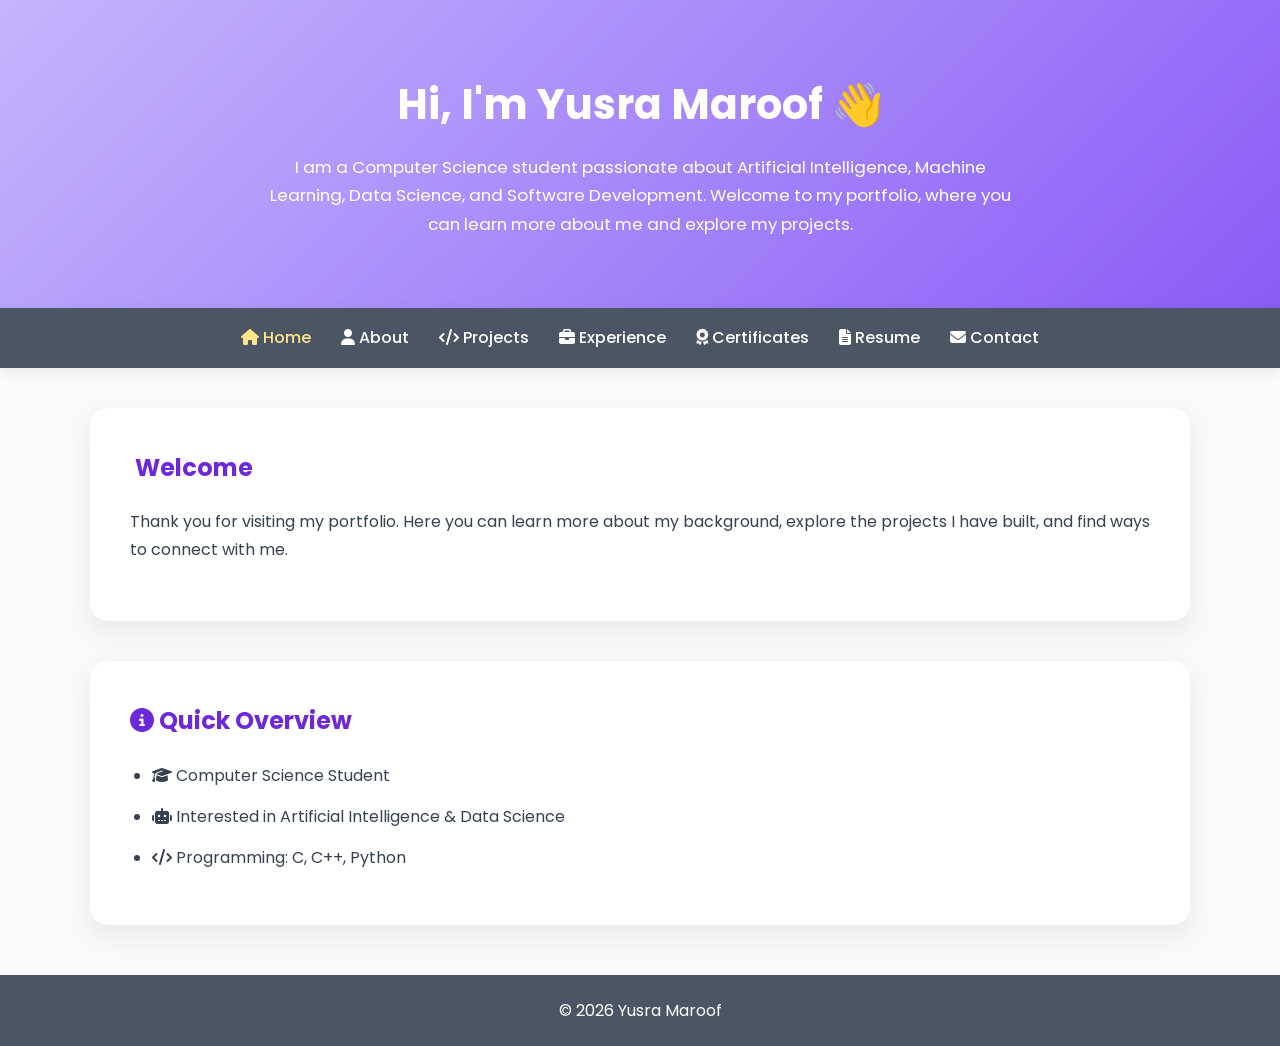
<file: index.html>
<!DOCTYPE html>
<html lang="en">

<head>

    <meta charset="UTF-8">
    <meta name="viewport" content="width=device-width, initial-scale=1.0">

    <title>Yusra Maroof | Portfolio</title>

    <!-- Google Font -->
    <link rel="preconnect" href="https://fonts.googleapis.com">
    <link rel="preconnect" href="https://fonts.gstatic.com" crossorigin>

    <link href="https://fonts.googleapis.com/css2?family=Poppins:wght@300;400;500;600;700&display=swap" rel="stylesheet">

    <!-- Font Awesome -->
    <link rel="stylesheet"
        href="https://cdnjs.cloudflare.com/ajax/libs/font-awesome/6.7.2/css/all.min.css">

    <!-- CSS -->
    <link rel="stylesheet" href="style.css">

</head>

<body>

    <!-- ================= HEADER ================= -->

    <header>

        <h1>Hi, I'm Yusra Maroof 👋</h1>

        <p>
            I am a Computer Science student passionate about Artificial Intelligence,
            Machine Learning, Data Science, and Software Development.
            Welcome to my portfolio, where you can learn more about me and explore my projects.
        </p>

    </header>

    <!-- ================= NAVIGATION ================= -->

    <nav>

        <div class="menu-toggle" id="menu-toggle">
            <i class="fa-solid fa-bars"></i>
        </div>

        <div class="nav-links" id="nav-links">

            <a href="index.html">
                <i class="fa-solid fa-house"></i>
                Home
            </a>

            <a href="about.html">
                <i class="fa-solid fa-user"></i>
                About
            </a>

            <a href="projects.html">
                <i class="fa-solid fa-code"></i>
                Projects
            </a>

            <a href="experience.html">
                <i class="fa-solid fa-briefcase"></i>
                Experience
            </a>

            <a href="certificates.html">
                <i class="fa-solid fa-award"></i>
                Certificates
            </a>

            <a href="resume.html">
                <i class="fa-solid fa-file-lines"></i>
                Resume
            </a>

            <a href="contact.html">
                <i class="fa-solid fa-envelope"></i>
                Contact
            </a>

        </div>

    </nav>

    <!-- ================= WELCOME ================= -->

    <section>

        <h2>
            <i class="fa-solid fa-hand-wave"></i>
            Welcome
        </h2>

        <p>
            Thank you for visiting my portfolio. Here you can learn more about my
            background, explore the projects I have built, and find ways to connect
            with me.
        </p>

    </section>

    <!-- ================= QUICK OVERVIEW ================= -->

    <section>

        <h2>
            <i class="fa-solid fa-circle-info"></i>
            Quick Overview
        </h2>

        <ul>

            <li>
                <i class="fa-solid fa-graduation-cap"></i>
                Computer Science Student
            </li>

            <li>
                <i class="fa-solid fa-robot"></i>
                Interested in Artificial Intelligence & Data Science
            </li>

            <li>
                <i class="fa-solid fa-code"></i>
                Programming: C, C++, Python
            </li>

        </ul>

    </section>

    <!-- ================= FOOTER ================= -->

    <footer>

        <p>© 2026 Yusra Maroof</p>

    </footer>

    <!-- JavaScript -->

    <script src="script.js"></script>

</body>

</html>
</file>
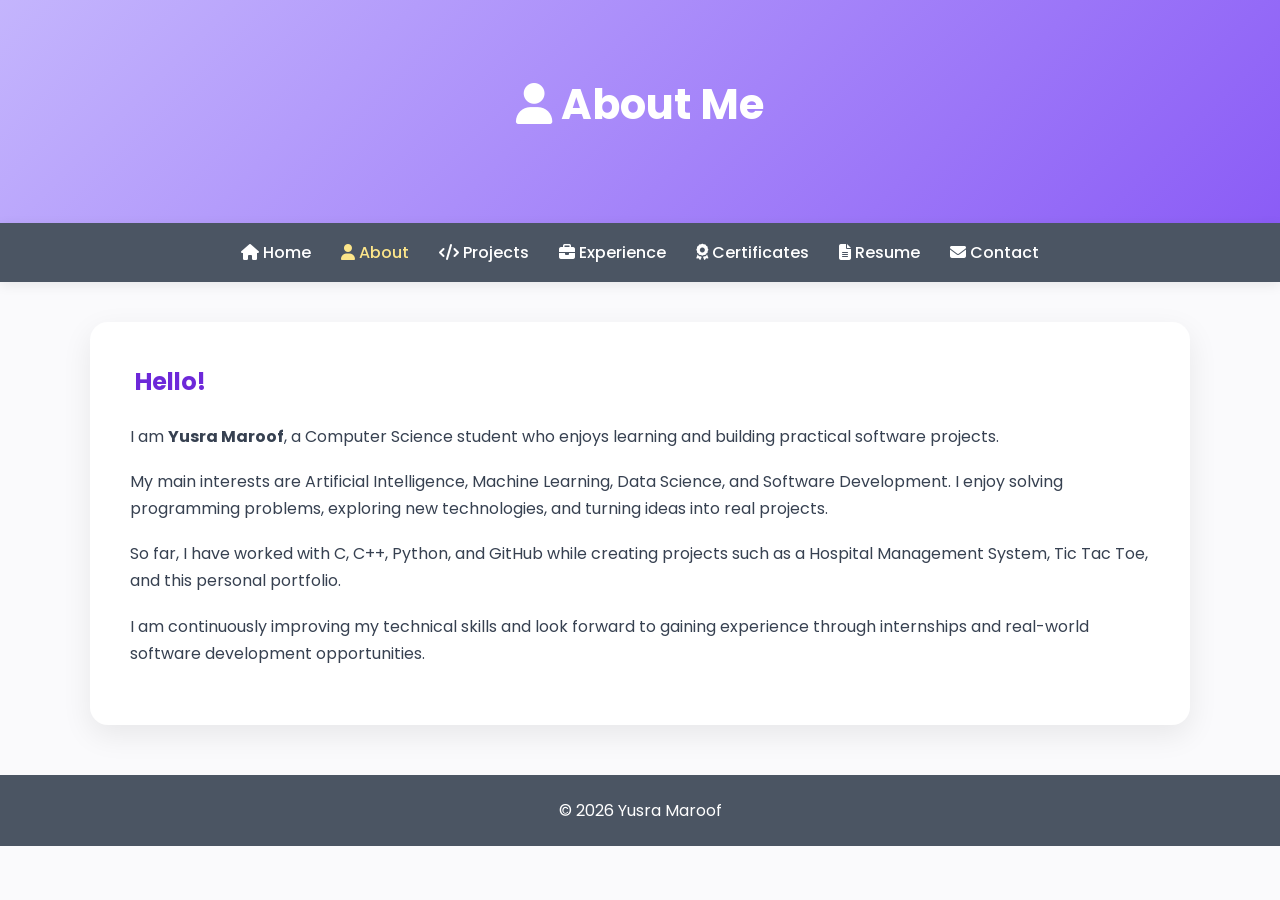
<file: about.html>
<!DOCTYPE html>
<html lang="en">

<head>

    <meta charset="UTF-8">
    <meta name="viewport" content="width=device-width, initial-scale=1.0">

    <title>About | Yusra Maroof</title>

    <!-- Google Font -->
    <link rel="preconnect" href="https://fonts.googleapis.com">
    <link rel="preconnect" href="https://fonts.gstatic.com" crossorigin>

    <link href="https://fonts.googleapis.com/css2?family=Poppins:wght@300;400;500;600;700&display=swap" rel="stylesheet">

    <!-- Font Awesome -->
    <link rel="stylesheet"
        href="https://cdnjs.cloudflare.com/ajax/libs/font-awesome/6.7.2/css/all.min.css">

    <!-- CSS -->
    <link rel="stylesheet" href="style.css">

</head>

<body>

    <!-- ================= HEADER ================= -->

    <header>

        <h1>
            <i class="fa-solid fa-user"></i>
            About Me
        </h1>

    </header>

    <!-- ================= NAVIGATION ================= -->

    <nav>

        <div class="menu-toggle" id="menu-toggle">
            <i class="fa-solid fa-bars"></i>
        </div>

        <div class="nav-links" id="nav-links">

            <a href="index.html">
                <i class="fa-solid fa-house"></i>
                Home
            </a>

            <a href="about.html">
                <i class="fa-solid fa-user"></i>
                About
            </a>

            <a href="projects.html">
                <i class="fa-solid fa-code"></i>
                Projects
            </a>

            <a href="experience.html">
                <i class="fa-solid fa-briefcase"></i>
                Experience
            </a>

            <a href="certificates.html">
                <i class="fa-solid fa-award"></i>
                Certificates
            </a>

            <a href="resume.html">
                <i class="fa-solid fa-file-lines"></i>
                Resume
            </a>

            <a href="contact.html">
                <i class="fa-solid fa-envelope"></i>
                Contact
            </a>

        </div>

    </nav>

    <!-- ================= ABOUT ================= -->

    <section>

        <h2>
            <i class="fa-solid fa-hand-wave"></i>
            Hello!
        </h2>

        <p>
            I am <strong>Yusra Maroof</strong>, a Computer Science student who enjoys learning and building practical software projects.
        </p>

        <p>
            My main interests are Artificial Intelligence, Machine Learning, Data Science, and Software Development. I enjoy solving programming problems, exploring new technologies, and turning ideas into real projects.
        </p>

        <p>
            So far, I have worked with C, C++, Python, and GitHub while creating projects such as a Hospital Management System, Tic Tac Toe, and this personal portfolio.
        </p>

        <p>
            I am continuously improving my technical skills and look forward to gaining experience through internships and real-world software development opportunities.
        </p>

    </section>

    <!-- ================= FOOTER ================= -->

    <footer>

        <p>© 2026 Yusra Maroof</p>

    </footer>

    <!-- JavaScript -->

    <script src="script.js"></script>

</body>

</html>
</file>
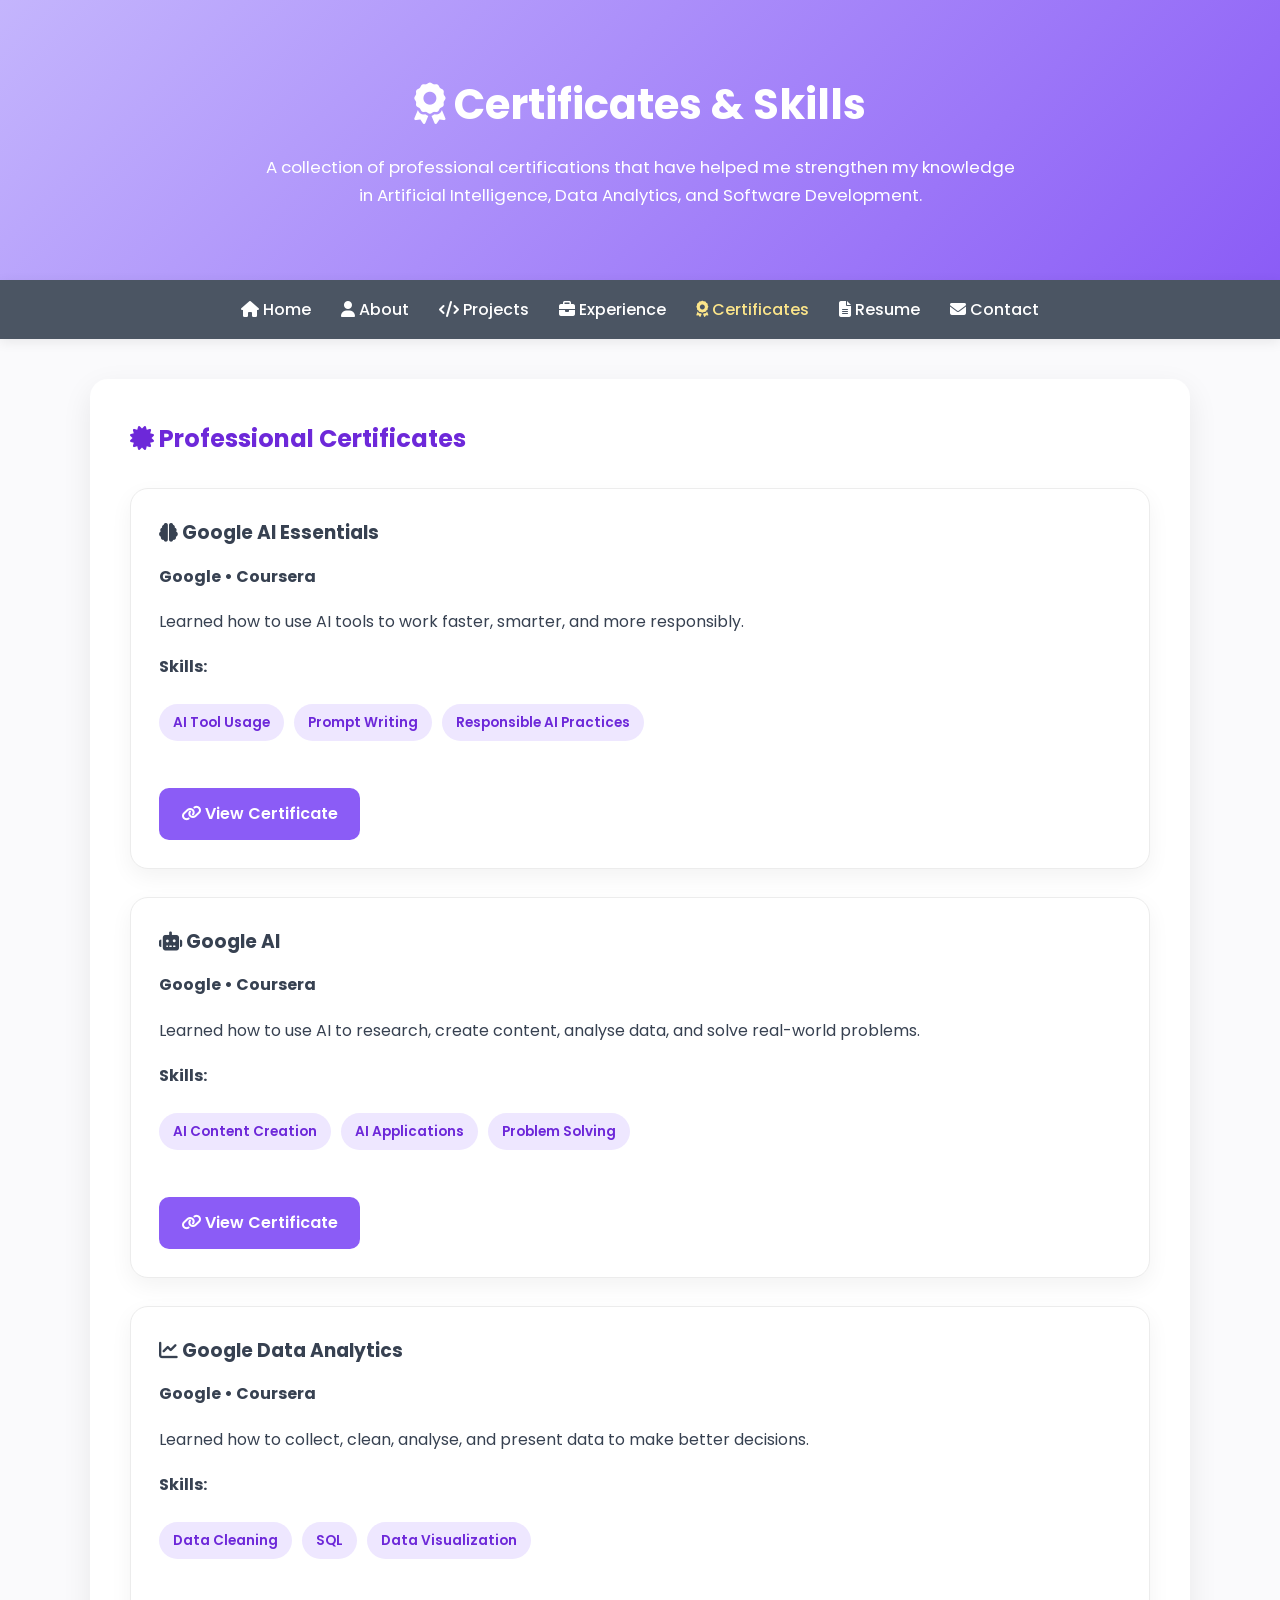
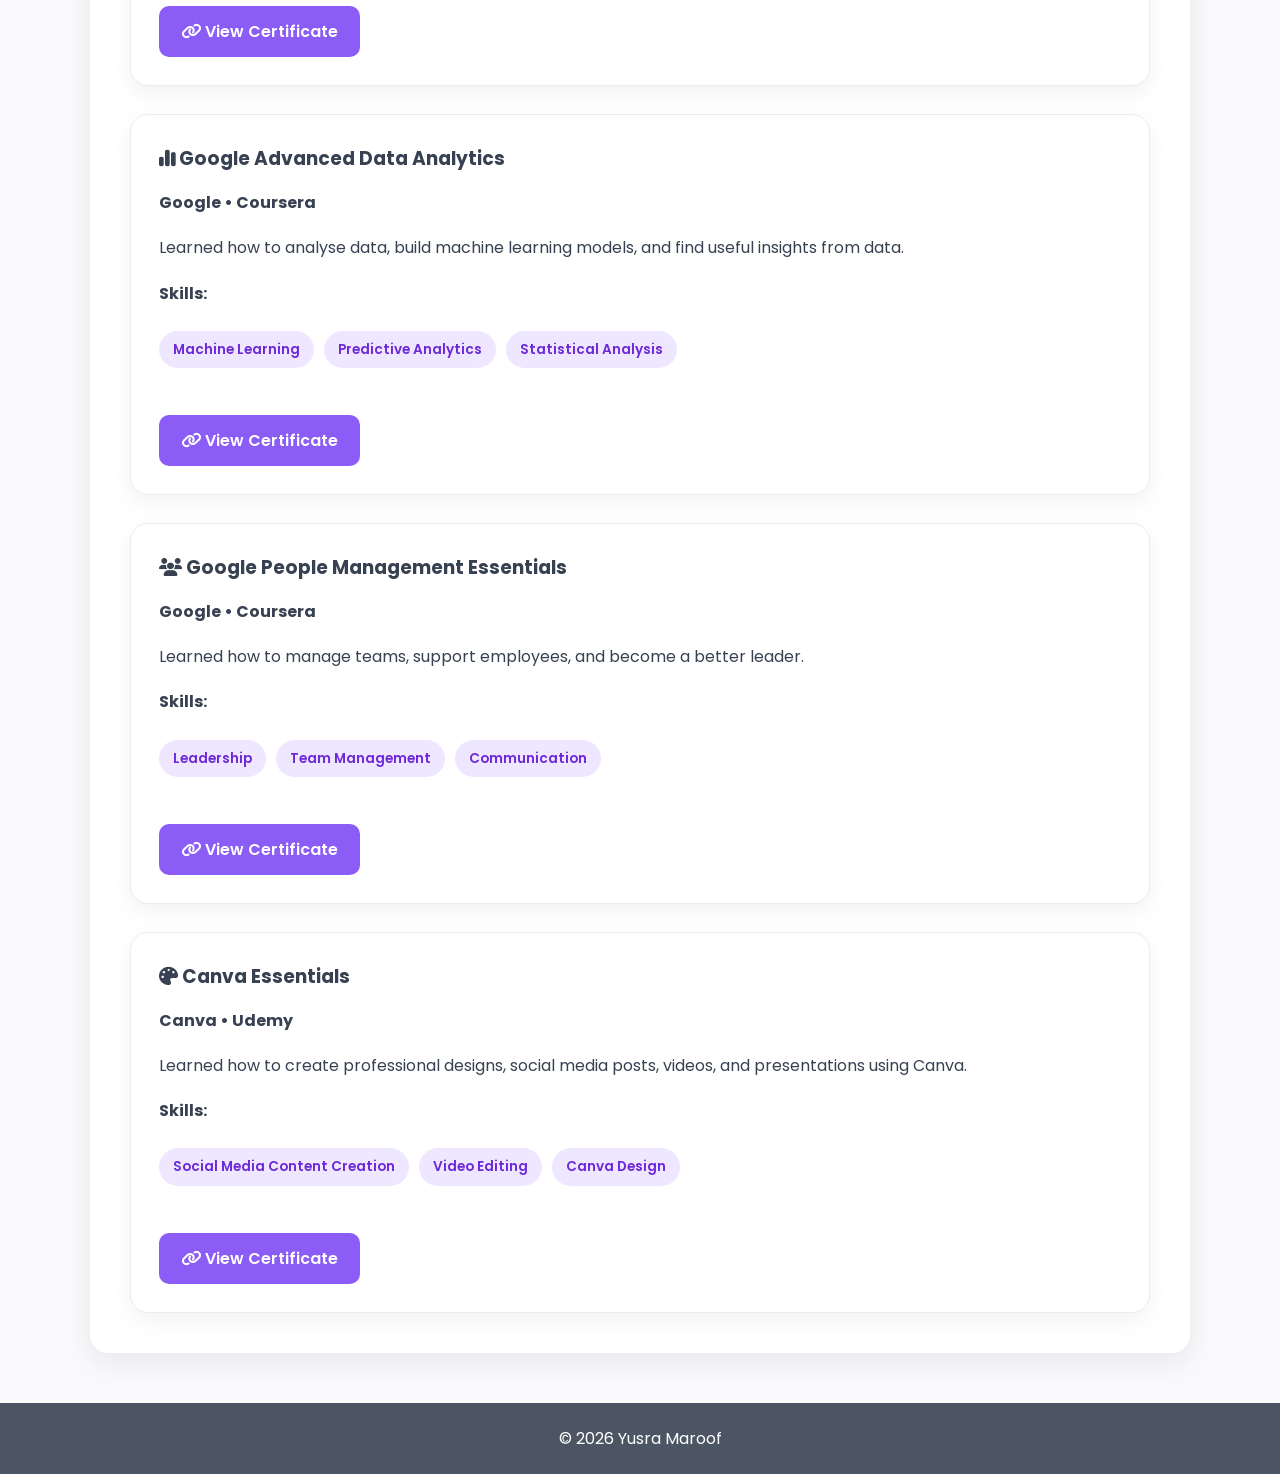
<file: certificates.html>
<!DOCTYPE html>
<html lang="en">

<head>
    <meta charset="UTF-8">
    <meta name="viewport" content="width=device-width, initial-scale=1.0">

    <title>Certificates & Skills | Yusra Maroof</title>

    <!-- Google Font -->
    <link rel="preconnect" href="https://fonts.googleapis.com">
    <link rel="preconnect" href="https://fonts.gstatic.com" crossorigin>
    <link href="https://fonts.googleapis.com/css2?family=Poppins:wght@300;400;500;600;700&display=swap" rel="stylesheet">

    <!-- Font Awesome -->
    <link rel="stylesheet" href="https://cdnjs.cloudflare.com/ajax/libs/font-awesome/6.7.2/css/all.min.css">

    <!-- CSS -->
    <link rel="stylesheet" href="style.css">
</head>

<body>

    <header>

        <h1>
            <i class="fa-solid fa-award"></i>
            Certificates & Skills
        </h1>

        <p>
            A collection of professional certifications that have helped me strengthen my knowledge
            in Artificial Intelligence, Data Analytics, and Software Development.
        </p>

    </header>

    <nav>

        <div class="menu-toggle" id="menu-toggle">
            <i class="fa-solid fa-bars"></i>
        </div>

        <div class="nav-links" id="nav-links">

            <a href="index.html">
                <i class="fa-solid fa-house"></i> Home
            </a>

            <a href="about.html">
                <i class="fa-solid fa-user"></i> About
            </a>

            <a href="projects.html">
                <i class="fa-solid fa-code"></i> Projects
            </a>

            <a href="experience.html">
                <i class="fa-solid fa-briefcase"></i> Experience
            </a>

            <a href="certificates.html">
                <i class="fa-solid fa-award"></i> Certificates
            </a>

            <a href="resume.html">
                <i class="fa-solid fa-file-lines"></i> Resume
            </a>

            <a href="contact.html">
                <i class="fa-solid fa-envelope"></i> Contact
            </a>

        </div>

    </nav>

    <section>

        <h2>
            <i class="fa-solid fa-certificate"></i>
            Professional Certificates
        </h2>

        <!-- Google AI Essentials -->

        <div class="project">

            <h3>
                <i class="fa-solid fa-brain"></i>
                Google AI Essentials
            </h3>

            <p><strong>Google • Coursera</strong></p>

            <p>
                Learned how to use AI tools to work faster, smarter, and more responsibly.
            </p>

            <p><strong>Skills:</strong></p>

            <span class="tech">AI Tool Usage</span>
            <span class="tech">Prompt Writing</span>
            <span class="tech">Responsible AI Practices</span>

            <br><br>

            <a href="Google AI Essentias.pdf"
               target="_blank"
               class="project-btn">

                <i class="fa-solid fa-link"></i>
                View Certificate

            </a>

        </div>

        <!-- Google AI -->

        <div class="project">

            <h3>
                <i class="fa-solid fa-robot"></i>
                Google AI
            </h3>

            <p><strong>Google • Coursera</strong></p>

            <p>
                Learned how to use AI to research, create content, analyse data, and solve real-world problems.
            </p>

            <p><strong>Skills:</strong></p>

            <span class="tech">AI Content Creation</span>
            <span class="tech">AI Applications</span>
            <span class="tech">Problem Solving</span>

            <br><br>

            <a href="Google AI.pdf"
               target="_blank"
               class="project-btn">

                <i class="fa-solid fa-link"></i>
                View Certificate

            </a>

        </div>

        <!-- Google Data Analytics -->

        <div class="project">

            <h3>
                <i class="fa-solid fa-chart-line"></i>
                Google Data Analytics
            </h3>

            <p><strong>Google • Coursera</strong></p>

            <p>
                Learned how to collect, clean, analyse, and present data to make better decisions.
            </p>

            <p><strong>Skills:</strong></p>

            <span class="tech">Data Cleaning</span>
            <span class="tech">SQL</span>
            <span class="tech">Data Visualization</span>

            <br><br>

            <a href="Google Data Analytics.pdf"
               target="_blank"
               class="project-btn">

                <i class="fa-solid fa-link"></i>
                View Certificate

            </a>

        </div>

        <!-- Google Advanced Data Analytics -->

        <div class="project">

            <h3>
                <i class="fa-solid fa-chart-simple"></i>
                Google Advanced Data Analytics
            </h3>

            <p><strong>Google • Coursera</strong></p>

            <p>
                Learned how to analyse data, build machine learning models, and find useful insights from data.
            </p>

            <p><strong>Skills:</strong></p>

            <span class="tech">Machine Learning</span>
            <span class="tech">Predictive Analytics</span>
            <span class="tech">Statistical Analysis</span>

            <br><br>

            <a href="Google Advanced Data Analytics.pdf"
               target="_blank"
               class="project-btn">

                <i class="fa-solid fa-link"></i>
                View Certificate

            </a>

        </div>

        <!-- Google People Management Essentials -->

        <div class="project">

            <h3>
                <i class="fa-solid fa-users"></i>
                Google People Management Essentials
            </h3>

            <p><strong>Google • Coursera</strong></p>

            <p>
                Learned how to manage teams, support employees, and become a better leader.
            </p>

            <p><strong>Skills:</strong></p>

            <span class="tech">Leadership</span>
            <span class="tech">Team Management</span>
            <span class="tech">Communication</span>

            <br><br>

            <a href="Google People Management Essentials.pdf"
               target="_blank"
               class="project-btn">

                <i class="fa-solid fa-link"></i>
                View Certificate

            </a>

        </div>

        <!-- Canva Essentials -->

        <div class="project">

            <h3>
                <i class="fa-solid fa-palette"></i>
                Canva Essentials
            </h3>

            <p><strong>Canva • Udemy</strong></p>

            <p>
                Learned how to create professional designs, social media posts, videos, and presentations using Canva.
            </p>

            <p><strong>Skills:</strong></p>

            <span class="tech">Social Media Content Creation</span>
            <span class="tech">Video Editing</span>
            <span class="tech">Canva Design</span>

            <br><br>

            <a href="Udemy Canva Masterclass.pdf"
               target="_blank"
               class="project-btn">

                <i class="fa-solid fa-link"></i>
                View Certificate

            </a>

        </div>

    </section>

    <!-- ================= FOOTER ================= -->

    <footer>

        <p>© 2026 Yusra Maroof</p>

    </footer>

    <script src="script.js"></script>

</body>

</html>
</file>
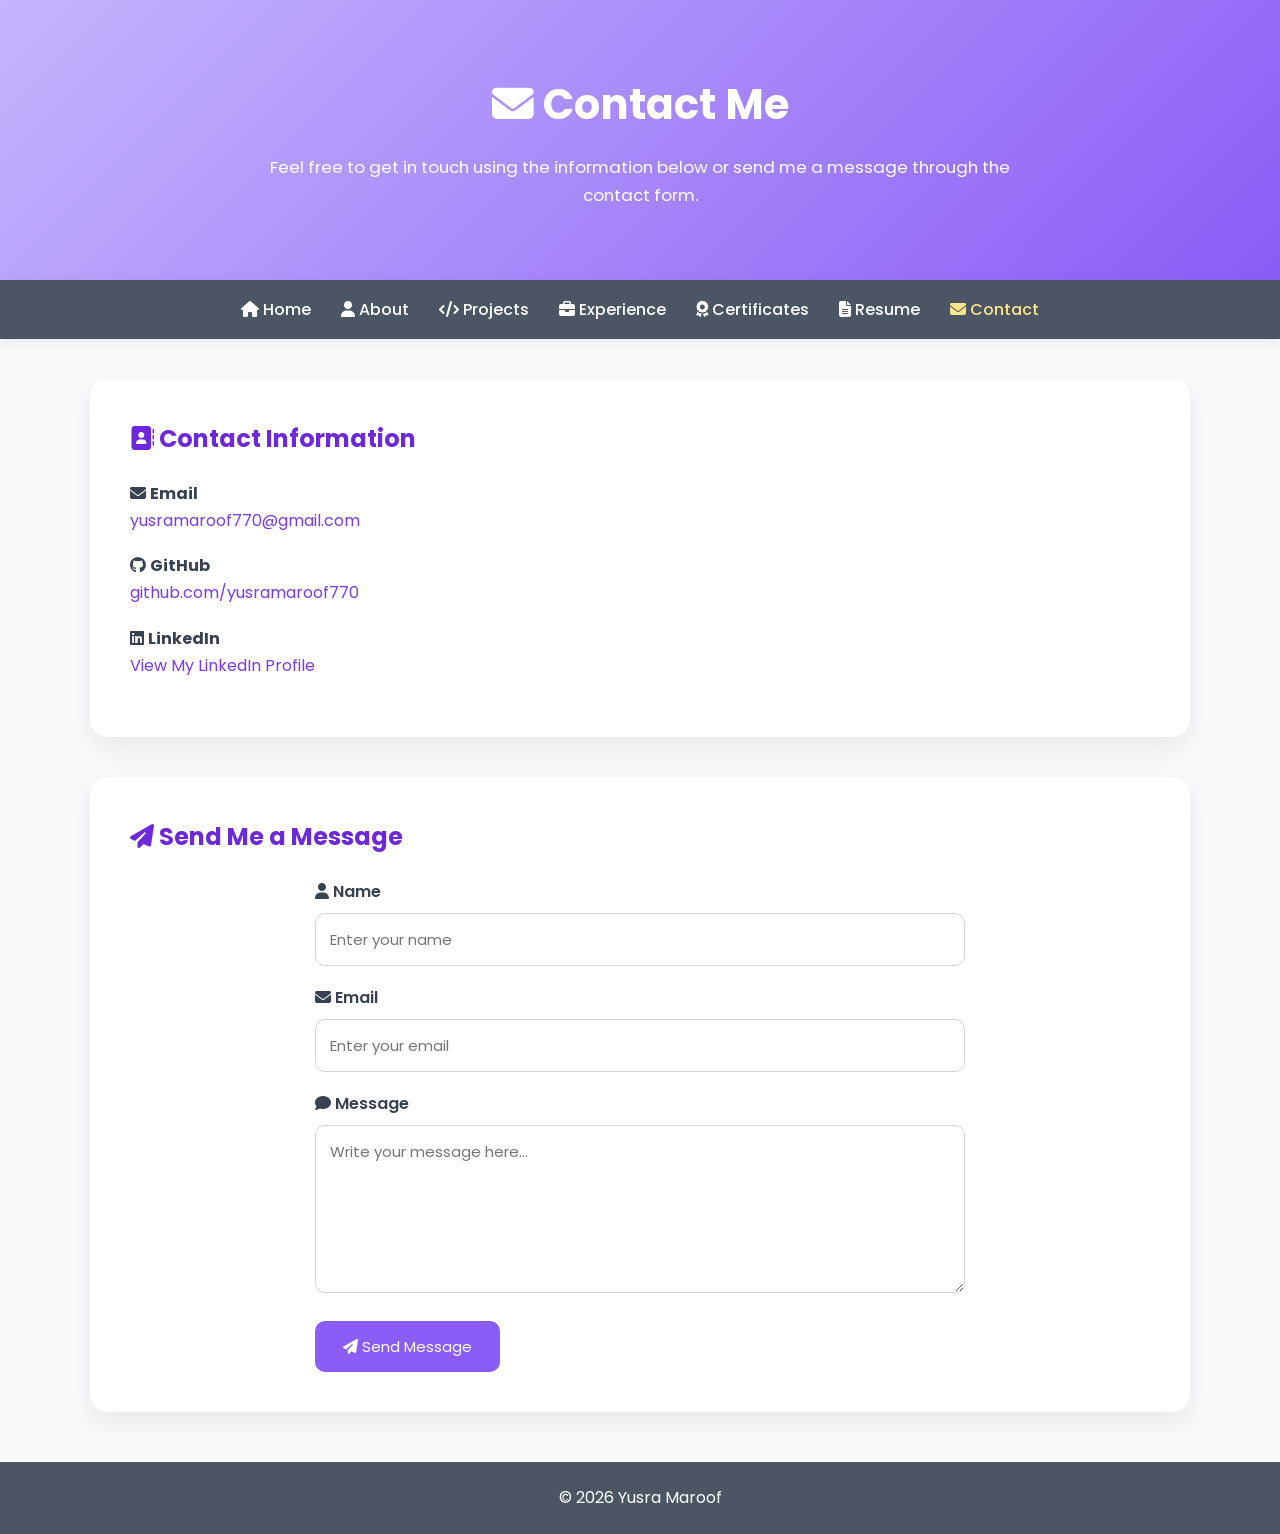
<file: contact.html>
<!DOCTYPE html>
<html lang="en">

<head>

    <meta charset="UTF-8">
    <meta name="viewport" content="width=device-width, initial-scale=1.0">

    <title>Contact | Yusra Maroof</title>

    <!-- Google Font -->
    <link rel="preconnect" href="https://fonts.googleapis.com">
    <link rel="preconnect" href="https://fonts.gstatic.com" crossorigin>

    <link href="https://fonts.googleapis.com/css2?family=Poppins:wght@300;400;500;600;700&display=swap" rel="stylesheet">

    <!-- Font Awesome -->
    <link rel="stylesheet"
          href="https://cdnjs.cloudflare.com/ajax/libs/font-awesome/6.7.2/css/all.min.css">

    <!-- CSS -->
    <link rel="stylesheet" href="style.css">

</head>

<body>

    <!-- ================= HEADER ================= -->

    <header>

        <h1>
            <i class="fa-solid fa-envelope"></i>
            Contact Me
        </h1>

        <p>
            Feel free to get in touch using the information below or send me a message through the contact form.
        </p>

    </header>

    <!-- ================= NAVIGATION ================= -->

    <nav>

        <div class="menu-toggle" id="menu-toggle">
            <i class="fa-solid fa-bars"></i>
        </div>

        <div class="nav-links" id="nav-links">

            <a href="index.html">
                <i class="fa-solid fa-house"></i>
                Home
            </a>

            <a href="about.html">
                <i class="fa-solid fa-user"></i>
                About
            </a>

            <a href="projects.html">
                <i class="fa-solid fa-code"></i>
                Projects
            </a>

            <a href="experience.html">
                <i class="fa-solid fa-briefcase"></i>
                Experience
            </a>

            <a href="certificates.html">
                <i class="fa-solid fa-award"></i>
                Certificates
            </a>

            <a href="resume.html">
                <i class="fa-solid fa-file-lines"></i>
                Resume
            </a>

            <a href="contact.html">
                <i class="fa-solid fa-envelope"></i>
                Contact
            </a>

        </div>

    </nav>

    <!-- ================= CONTACT DETAILS ================= -->

    <section>

        <h2>
            <i class="fa-solid fa-address-book"></i>
            Contact Information
        </h2>

        <p>

            <i class="fa-solid fa-envelope"></i>
            <strong>Email</strong><br>

            <a href="mailto:yusramaroof770@gmail.com">
                yusramaroof770@gmail.com
            </a>

        </p>

        <p>

            <i class="fa-brands fa-github"></i>
            <strong>GitHub</strong><br>

            <a href="https://github.com/yusramaroof770" target="_blank">
                github.com/yusramaroof770
            </a>

        </p>

        <p>

            <i class="fa-brands fa-linkedin"></i>
            <strong>LinkedIn</strong><br>

            <a href="https://www.linkedin.com/in/yusra-maroof/" target="_blank">
                View My LinkedIn Profile
            </a>

        </p>

    </section>

    <!-- ================= CONTACT FORM ================= -->

    <section>

        <h2>
            <i class="fa-solid fa-paper-plane"></i>
            Send Me a Message
        </h2>

        <form action="https://formspree.io/f/mqerdwwr" method="POST">

            <label for="name">
                <i class="fa-solid fa-user"></i>
                Name
            </label>

            <input
                type="text"
                id="name"
                name="name"
                placeholder="Enter your name"
                required>

            <label for="email">
                <i class="fa-solid fa-envelope"></i>
                Email
            </label>

            <input
                type="email"
                id="email"
                name="email"
                placeholder="Enter your email"
                required>

            <label for="message">
                <i class="fa-solid fa-comment"></i>
                Message
            </label>

            <textarea
                id="message"
                name="message"
                rows="6"
                placeholder="Write your message here..."
                required></textarea>

            <button type="submit">

                <i class="fa-solid fa-paper-plane"></i>
                Send Message

            </button>

        </form>

    </section>

    <!-- ================= FOOTER ================= -->

    <footer>

        <p>© 2026 Yusra Maroof</p>

    </footer>

    <!-- JavaScript -->

    <script src="script.js"></script>

</body>

</html>
</file>
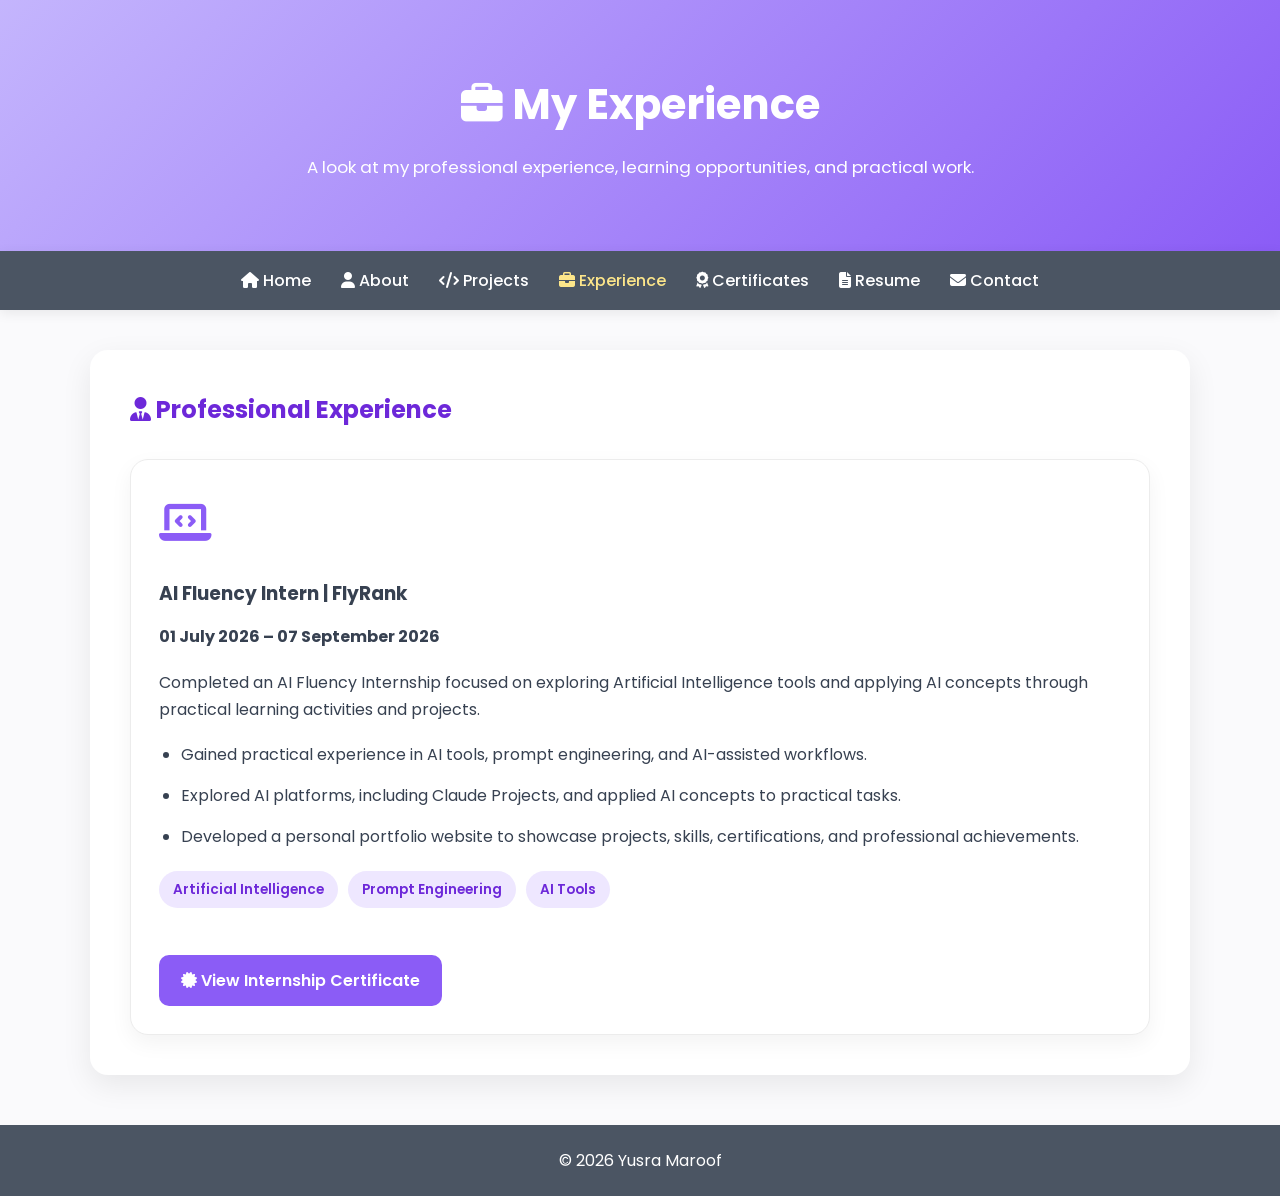
<file: experience.html>
<!DOCTYPE html>
<html lang="en">

<head>

    <meta charset="UTF-8">
    <meta name="viewport" content="width=device-width, initial-scale=1.0">

    <title>Experience | Yusra Maroof</title>

    <!-- Google Font -->
    <link rel="preconnect" href="https://fonts.googleapis.com">
    <link rel="preconnect" href="https://fonts.gstatic.com" crossorigin>

    <link href="https://fonts.googleapis.com/css2?family=Poppins:wght@300;400;500;600;700&display=swap" rel="stylesheet">

    <!-- Font Awesome -->
    <link rel="stylesheet"
        href="https://cdnjs.cloudflare.com/ajax/libs/font-awesome/6.7.2/css/all.min.css">

    <!-- CSS -->
    <link rel="stylesheet" href="style.css">

</head>

<body>

    <!-- ================= HEADER ================= -->

    <header>

        <h1>
            <i class="fa-solid fa-briefcase"></i>
            My Experience
        </h1>

        <p>
            A look at my professional experience, learning opportunities, and practical work.
        </p>

    </header>

    <!-- ================= NAVIGATION ================= -->

    <nav>

        <div class="menu-toggle" id="menu-toggle">
            <i class="fa-solid fa-bars"></i>
        </div>

        <div class="nav-links" id="nav-links">

            <a href="index.html">
                <i class="fa-solid fa-house"></i> Home
            </a>

            <a href="about.html">
                <i class="fa-solid fa-user"></i> About
            </a>

            <a href="projects.html">
                <i class="fa-solid fa-code"></i> Projects
            </a>

            <a href="experience.html">
                <i class="fa-solid fa-briefcase"></i> Experience
            </a>

            <a href="certificates.html">
                <i class="fa-solid fa-award"></i> Certificates
            </a>

            <a href="resume.html">
                <i class="fa-solid fa-file-lines"></i> Resume
            </a>

            <a href="contact.html">
                <i class="fa-solid fa-envelope"></i> Contact
            </a>

        </div>

    </nav>

    <!-- ================= EXPERIENCE ================= -->

    <section>

        <h2>
            <i class="fa-solid fa-user-tie"></i>
            Professional Experience
        </h2>

        <!-- FlyRank Internship -->

        <div class="project">

            <div class="project-icon">
                <i class="fa-solid fa-laptop-code"></i>
            </div>

            <h3>AI Fluency Intern | FlyRank</h3>

            <p>
                <strong>01 July 2026 – 07 September 2026</strong>
            </p>

            <p>
                Completed an AI Fluency Internship focused on exploring Artificial Intelligence
                tools and applying AI concepts through practical learning activities and projects.
            </p>

            <ul>

                <li>
                    Gained practical experience in AI tools, prompt engineering,
                    and AI-assisted workflows.
                </li>

                <li>
                    Explored AI platforms, including Claude Projects, and applied
                    AI concepts to practical tasks.
                </li>

                <li>
                    Developed a personal portfolio website to showcase projects,
                    skills, certifications, and professional achievements.
                </li>

            </ul>

            <span class="tech">Artificial Intelligence</span>
            <span class="tech">Prompt Engineering</span>
            <span class="tech">AI Tools</span>

            <br><br>

            <a href="FlyRank Internship Completion Certificate.pdf"
               target="_blank"
               class="project-btn">

                <i class="fa-solid fa-certificate"></i>
                View Internship Certificate

            </a>

        </div>

    </section>

    <!-- ================= FOOTER ================= -->

    <footer>

        <p>© 2026 Yusra Maroof</p>

    </footer>

    <!-- JavaScript -->

    <script src="script.js"></script>

</body>

</html>
</file>
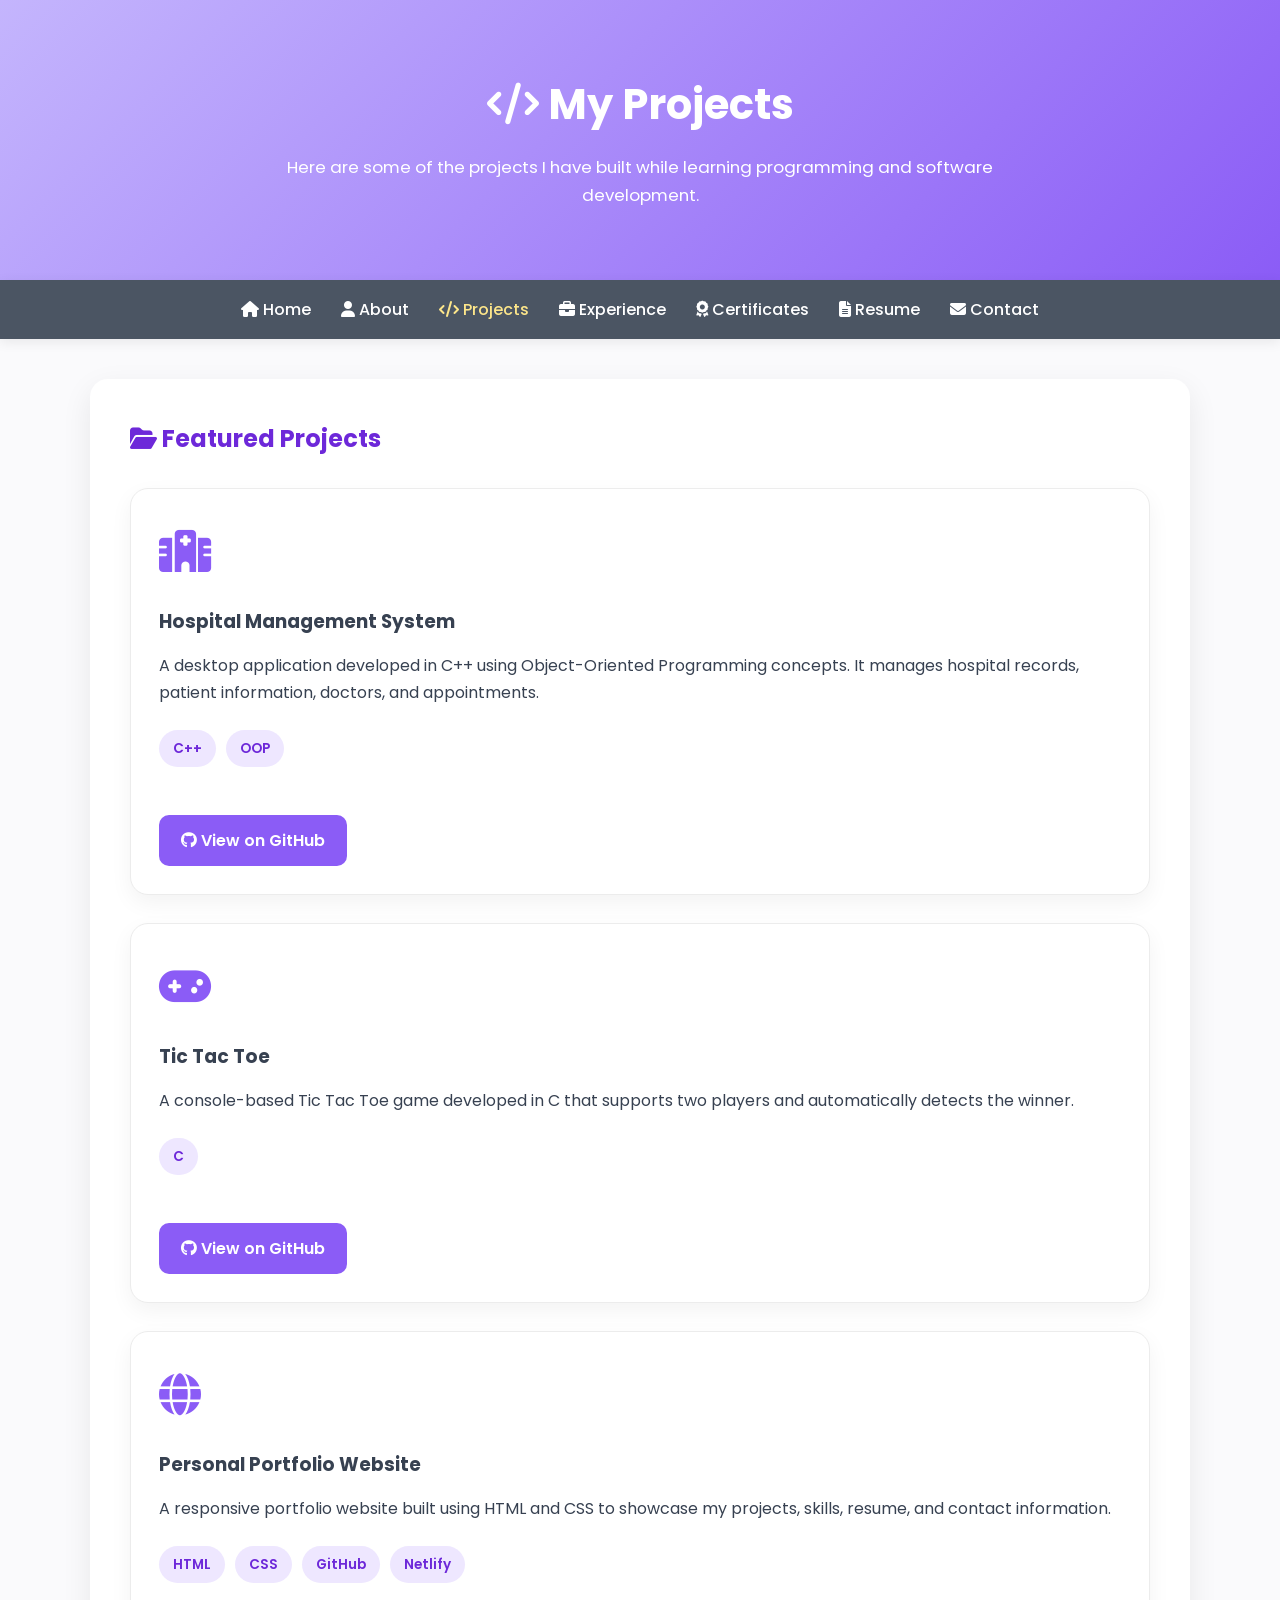
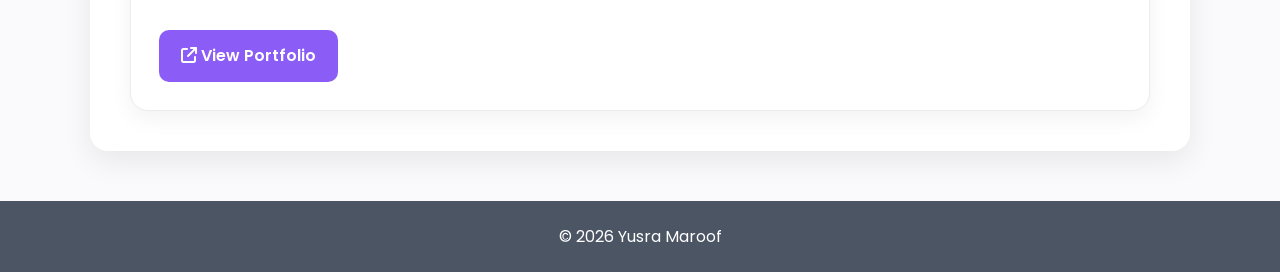
<file: projects.html>
<!DOCTYPE html>
<html lang="en">

<head>

    <meta charset="UTF-8">
    <meta name="viewport" content="width=device-width, initial-scale=1.0">

    <title>Projects | Yusra Maroof</title>

    <!-- Google Font -->
    <link rel="preconnect" href="https://fonts.googleapis.com">
    <link rel="preconnect" href="https://fonts.gstatic.com" crossorigin>

    <link href="https://fonts.googleapis.com/css2?family=Poppins:wght@300;400;500;600;700&display=swap" rel="stylesheet">

    <!-- Font Awesome -->
    <link rel="stylesheet"
          href="https://cdnjs.cloudflare.com/ajax/libs/font-awesome/6.7.2/css/all.min.css">

    <!-- CSS -->
    <link rel="stylesheet" href="style.css">

</head>

<body>

    <!-- ================= HEADER ================= -->

    <header>

        <h1>
            <i class="fa-solid fa-code"></i>
            My Projects
        </h1>

        <p>
            Here are some of the projects I have built while learning programming and software development.
        </p>

    </header>

    <!-- ================= NAVIGATION ================= -->

    <nav>

        <div class="menu-toggle" id="menu-toggle">
            <i class="fa-solid fa-bars"></i>
        </div>

        <div class="nav-links" id="nav-links">

            <a href="index.html">
                <i class="fa-solid fa-house"></i> Home
            </a>

            <a href="about.html">
                <i class="fa-solid fa-user"></i> About
            </a>

            <a href="projects.html">
                <i class="fa-solid fa-code"></i> Projects
            </a>

            <a href="experience.html">
                <i class="fa-solid fa-briefcase"></i> Experience
            </a>

            <a href="certificates.html">
                <i class="fa-solid fa-award"></i> Certificates
            </a>

            <a href="resume.html">
                <i class="fa-solid fa-file-lines"></i> Resume
            </a>

            <a href="contact.html">
                <i class="fa-solid fa-envelope"></i> Contact
            </a>

        </div>

    </nav>

    <!-- ================= PROJECTS ================= -->

    <section>

        <h2>
            <i class="fa-solid fa-folder-open"></i>
            Featured Projects
        </h2>

        <!-- Hospital Management System -->

        <div class="project">

            <div class="project-icon">
                <i class="fa-solid fa-hospital"></i>
            </div>

            <h3>Hospital Management System</h3>

            <p>
                A desktop application developed in C++ using Object-Oriented Programming concepts.
                It manages hospital records, patient information, doctors, and appointments.
            </p>

            <span class="tech">C++</span>
            <span class="tech">OOP</span>

            <br><br>

            <a class="project-btn"
               href="https://github.com/yusramaroof770/Hospital-Management-System-Using-CPP-Language"
               target="_blank">

                <i class="fa-brands fa-github"></i>
                View on GitHub

            </a>

        </div>

        <!-- Tic Tac Toe -->

        <div class="project">

            <div class="project-icon">
                <i class="fa-solid fa-gamepad"></i>
            </div>

            <h3>Tic Tac Toe</h3>

            <p>
                A console-based Tic Tac Toe game developed in C that supports two players and automatically detects the winner.
            </p>

            <span class="tech">C</span>

            <br><br>

            <a class="project-btn"
               href="https://github.com/yusramaroof770/Tic-Tac-Toe-Using-C-Language"
               target="_blank">

                <i class="fa-brands fa-github"></i>
                View on GitHub

            </a>

        </div>

        <!-- Portfolio -->

        <div class="project">

            <div class="project-icon">
                <i class="fa-solid fa-globe"></i>
            </div>

            <h3>Personal Portfolio Website</h3>

            <p>
                A responsive portfolio website built using HTML and CSS to showcase my projects,
                skills, resume, and contact information.
            </p>

            <span class="tech">HTML</span>
            <span class="tech">CSS</span>
            <span class="tech">GitHub</span>
            <span class="tech">Netlify</span>

            <br><br>

            <a class="project-btn"
               href="index.html">

                <i class="fa-solid fa-arrow-up-right-from-square"></i>
                View Portfolio

            </a>

        </div>

    </section>

    <!-- ================= FOOTER ================= -->

    <footer>

        <p>© 2026 Yusra Maroof</p>

    </footer>

    <script src="script.js"></script>

</body>

</html>
</file>
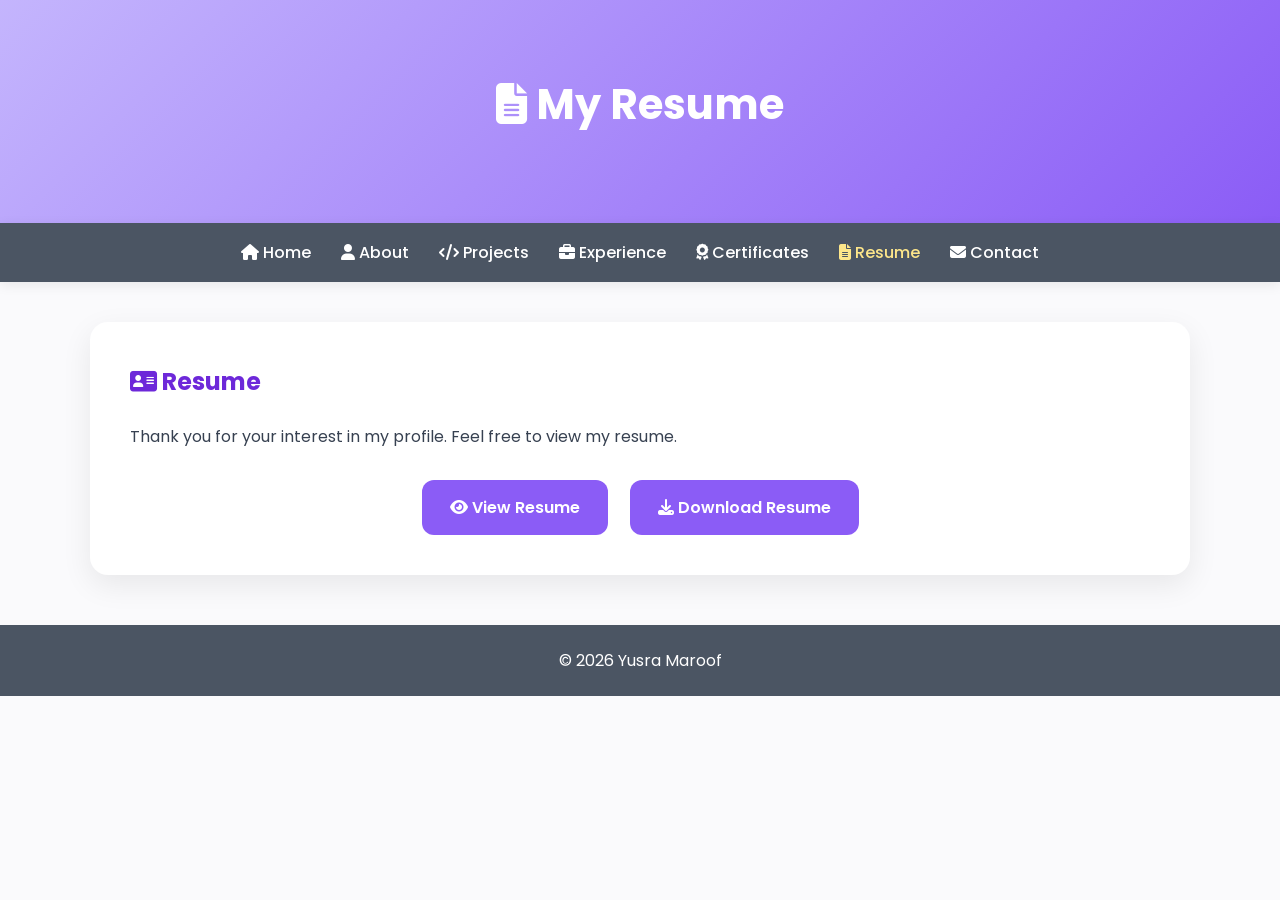
<file: resume.html>
<!DOCTYPE html>
<html lang="en">

<head>

    <meta charset="UTF-8">
    <meta name="viewport" content="width=device-width, initial-scale=1.0">

    <title>Resume | Yusra Maroof</title>

    <!-- Google Font -->
    <link rel="preconnect" href="https://fonts.googleapis.com">
    <link rel="preconnect" href="https://fonts.gstatic.com" crossorigin>

    <link href="https://fonts.googleapis.com/css2?family=Poppins:wght@300;400;500;600;700&display=swap" rel="stylesheet">

    <!-- Font Awesome -->
    <link rel="stylesheet"
          href="https://cdnjs.cloudflare.com/ajax/libs/font-awesome/6.7.2/css/all.min.css">

    <!-- CSS -->
    <link rel="stylesheet" href="style.css">

</head>

<body>

    <!-- ================= HEADER ================= -->

    <header>

        <h1>
            <i class="fa-solid fa-file-lines"></i>
            My Resume
        </h1>

    </header>

    <!-- ================= NAVIGATION ================= -->

    <nav>

        <div class="menu-toggle" id="menu-toggle">
            <i class="fa-solid fa-bars"></i>
        </div>

        <div class="nav-links" id="nav-links">

            <a href="index.html">
                <i class="fa-solid fa-house"></i>
                Home
            </a>

            <a href="about.html">
                <i class="fa-solid fa-user"></i>
                About
            </a>

            <a href="projects.html">
                <i class="fa-solid fa-code"></i>
                Projects
            </a>

            <a href="experience.html">
                <i class="fa-solid fa-briefcase"></i>
                Experience
            </a>

            <a href="certificates.html">
                <i class="fa-solid fa-award"></i>
                Certificates
            </a>

            <a href="resume.html">
                <i class="fa-solid fa-file-lines"></i>
                Resume
            </a>

            <a href="contact.html">
                <i class="fa-solid fa-envelope"></i>
                Contact
            </a>

        </div>

    </nav>

    <!-- ================= RESUME ================= -->

    <section>

        <h2>
            <i class="fa-solid fa-address-card"></i>
            Resume
        </h2>

        <p>
            Thank you for your interest in my profile. Feel free to view my resume.
        </p>

        <div class="resume-buttons">

            <a href="resume.pdf"
               target="_blank"
               class="resume-btn">

                <i class="fa-solid fa-eye"></i>
                View Resume

            </a>

            <a href="resume.pdf"
               download
               class="resume-btn">

                <i class="fa-solid fa-download"></i>
                Download Resume

            </a>

        </div>

    </section>

    <!-- ================= FOOTER ================= -->

    <footer>

        <p>© 2026 Yusra Maroof</p>

    </footer>

    <!-- JavaScript -->

    <script src="script.js"></script>

</body>

</html>
</file>
<file: style.css>
/* ==========================
   GENERAL
========================== */

*{
    margin:0;
    padding:0;
    box-sizing:border-box;
}

html{
    scroll-behavior:smooth;
}

body{
    font-family:'Poppins',sans-serif;
    background:#FAFAFC;
    color:#374151;
    line-height:1.7;
}

/* ==========================
   LINKS
========================== */

a{
    color:#7C3AED;
    text-decoration:none;
    transition:.3s;
}

a:hover{
    color:#6D28D9;
}

/* ==========================
   HEADER
========================== */

header{
    background:linear-gradient(135deg,#C4B5FD,#8B5CF6);
    color:white;
    text-align:center;
    padding:70px 20px;
}

header h1{
    font-size:2.6rem;
    margin-bottom:12px;
}

header h2{
    font-weight:500;
    margin-bottom:18px;
}

header p{
    max-width:760px;
    margin:auto;
    font-size:1.05rem;
}

/* ==========================
   NAVIGATION
========================== */

nav{
    background:#4B5563;
    display:flex;
    justify-content:center;
    align-items:center;
    padding:16px 8%;
    position:sticky;
    top:0;
    z-index:999;
    box-shadow:0 3px 12px rgba(0,0,0,.08);
}

.nav-links{
    display:flex;
    gap:30px;
}

.nav-links a{
    color:white;
    font-weight:500;
}

.nav-links a:hover,
.nav-links a.active{
    color:#FDE68A;
}

.menu-toggle{
    display:none;
    color:white;
    font-size:1.7rem;
    cursor:pointer;
}

/* ==========================
   SECTIONS
========================== */

section{
    background:white;
    max-width:1100px;
    margin:40px auto;
    padding:40px;
    border-radius:18px;
    box-shadow:0 10px 30px rgba(0,0,0,.08);
    transition:.3s;
}

section:hover{
    transform:translateY(-4px);
}

section h2{
    color:#6D28D9;
    margin-bottom:20px;
}

section p{
    margin-bottom:18px;
}

/* ==========================
   LISTS
========================== */

ul{
    padding-left:22px;
}

li{
    margin-bottom:14px;
}

/* ==========================
   PROJECT CARDS
========================== */

.project{
    background:#FFFFFF;
    border:1px solid #ECECEC;
    border-radius:18px;
    padding:28px;
    margin-top:28px;
    transition:.35s;
    box-shadow:0 8px 22px rgba(0,0,0,.05);
}

.project:hover{
    transform:translateY(-6px);
    box-shadow:0 14px 34px rgba(0,0,0,.10);
}

.project-icon{
    font-size:42px;
    color:#8B5CF6;
    margin-bottom:18px;
}

.project h3{
    margin-bottom:14px;
}

.tech{
    display:inline-block;
    background:#EEE7FF;
    color:#6D28D9;
    padding:7px 14px;
    margin:6px 6px 0 0;
    border-radius:999px;
    font-size:.85rem;
    font-weight:600;
}

.project-btn{
    display:inline-block;
    margin-top:20px;
    background:#8B5CF6;
    color:white !important;
    padding:12px 22px;
    border-radius:10px;
    font-weight:600;
    transition:.3s;
}

.project-btn:hover{
    background:#6D28D9;
    transform:translateY(-2px);
}

/* ==========================
   RESUME BUTTONS
========================== */

.resume-buttons{
    display:flex;
    justify-content:center;
    gap:22px;
    flex-wrap:wrap;
    margin-top:30px;
}

.resume-btn{
    background:#8B5CF6;
    color:white !important;
    padding:14px 28px;
    border-radius:12px;
    font-weight:600;
    transition:.3s;
}

.resume-btn:hover{
    background:#6D28D9;
    transform:translateY(-3px);
}

/* ==========================
   CONTACT FORM
========================== */

form{
    max-width:650px;
    margin:auto;
}

label{
    display:block;
    margin-top:18px;
    margin-bottom:8px;
    font-weight:600;
}

input,
textarea{
    width:100%;
    padding:14px;
    border:1px solid #D1D5DB;
    border-radius:10px;
    font-family:'Poppins',sans-serif;
    font-size:15px;
    transition:.3s;
}

input:focus,
textarea:focus{
    outline:none;
    border-color:#8B5CF6;
    box-shadow:0 0 0 3px rgba(139,92,246,.15);
}

button{
    margin-top:20px;
    background:#8B5CF6;
    color:white;
    border:none;
    padding:14px 28px;
    border-radius:10px;
    cursor:pointer;
    font-size:15px;
    font-family:'Poppins',sans-serif;
    transition:.3s;
}

button:hover{
    background:#6D28D9;
}

/* ==========================
   FOOTER
========================== */

footer{
    background:#4B5563;
    color:white;
    text-align:center;
    padding:22px;
    margin-top:50px;
}

/* ==========================
   MOBILE RESPONSIVE
========================== */

@media screen and (max-width:768px){

    /* ---------- Header ---------- */

    header{
        padding:50px 20px;
    }

    header h1{
        font-size:2rem;
    }

    header h2{
        font-size:1.2rem;
    }

    header p{
        font-size:1rem;
    }

/* ---------- Navigation ---------- */

nav{
    justify-content:flex-end;
    position:relative;
}

.menu-toggle{
    display:block;
}

.nav-links{
    position:absolute;
    top:65px;
    right:0;
    width:220px;
    background:#4B5563;
    display:none;
    flex-direction:column;
    text-align:left;
    gap:0;
    box-shadow:0 8px 20px rgba(0,0,0,.2);
}

.nav-links.active{
    display:flex;
}

.nav-links a{
    padding:16px 20px;
    border-top:1px solid rgba(255,255,255,.1);
}

    /* ---------- Sections ---------- */

    section{
        margin:20px;
        padding:28px;
    }

    section h2{
        font-size:1.5rem;
    }

    section p,
    section li{
        font-size:1rem;
    }

    /* ---------- Projects ---------- */

    .project{
        padding:24px;
    }

    .project-icon{
        font-size:36px;
    }

    .project h3{
        font-size:1.3rem;
    }

    .tech{
        font-size:.8rem;
        padding:6px 12px;
    }

    .project-btn{
        width:100%;
        text-align:center;
    }

    /* ---------- Resume ---------- */

    .resume-buttons{
        flex-direction:column;
        align-items:center;
    }

    .resume-btn{
        width:100%;
        max-width:260px;
        text-align:center;
    }

    /* ---------- Contact Form ---------- */

    form{
        width:100%;
    }

    input,
    textarea,
    button{
        font-size:15px;
    }

    button{
        width:100%;
    }

/* ===== Certificates & Skills ===== */

.skills{
    display:flex;
    flex-wrap:wrap;
    gap:12px;
    margin-top:20px;
}

.skills span{

    background:#EDE9FE;
    color:#6D28D9;

    padding:10px 18px;

    border-radius:999px;

    font-weight:600;

    font-size:14px;
}

.project h2 a{

    color:#374151;

    text-decoration:none;

    transition:.3s;
}

.project h2 a:hover{

    color:#7C3AED;
}
   
    /* ---------- Footer ---------- */

    footer{
        font-size:.95rem;
    }

}
</file>
